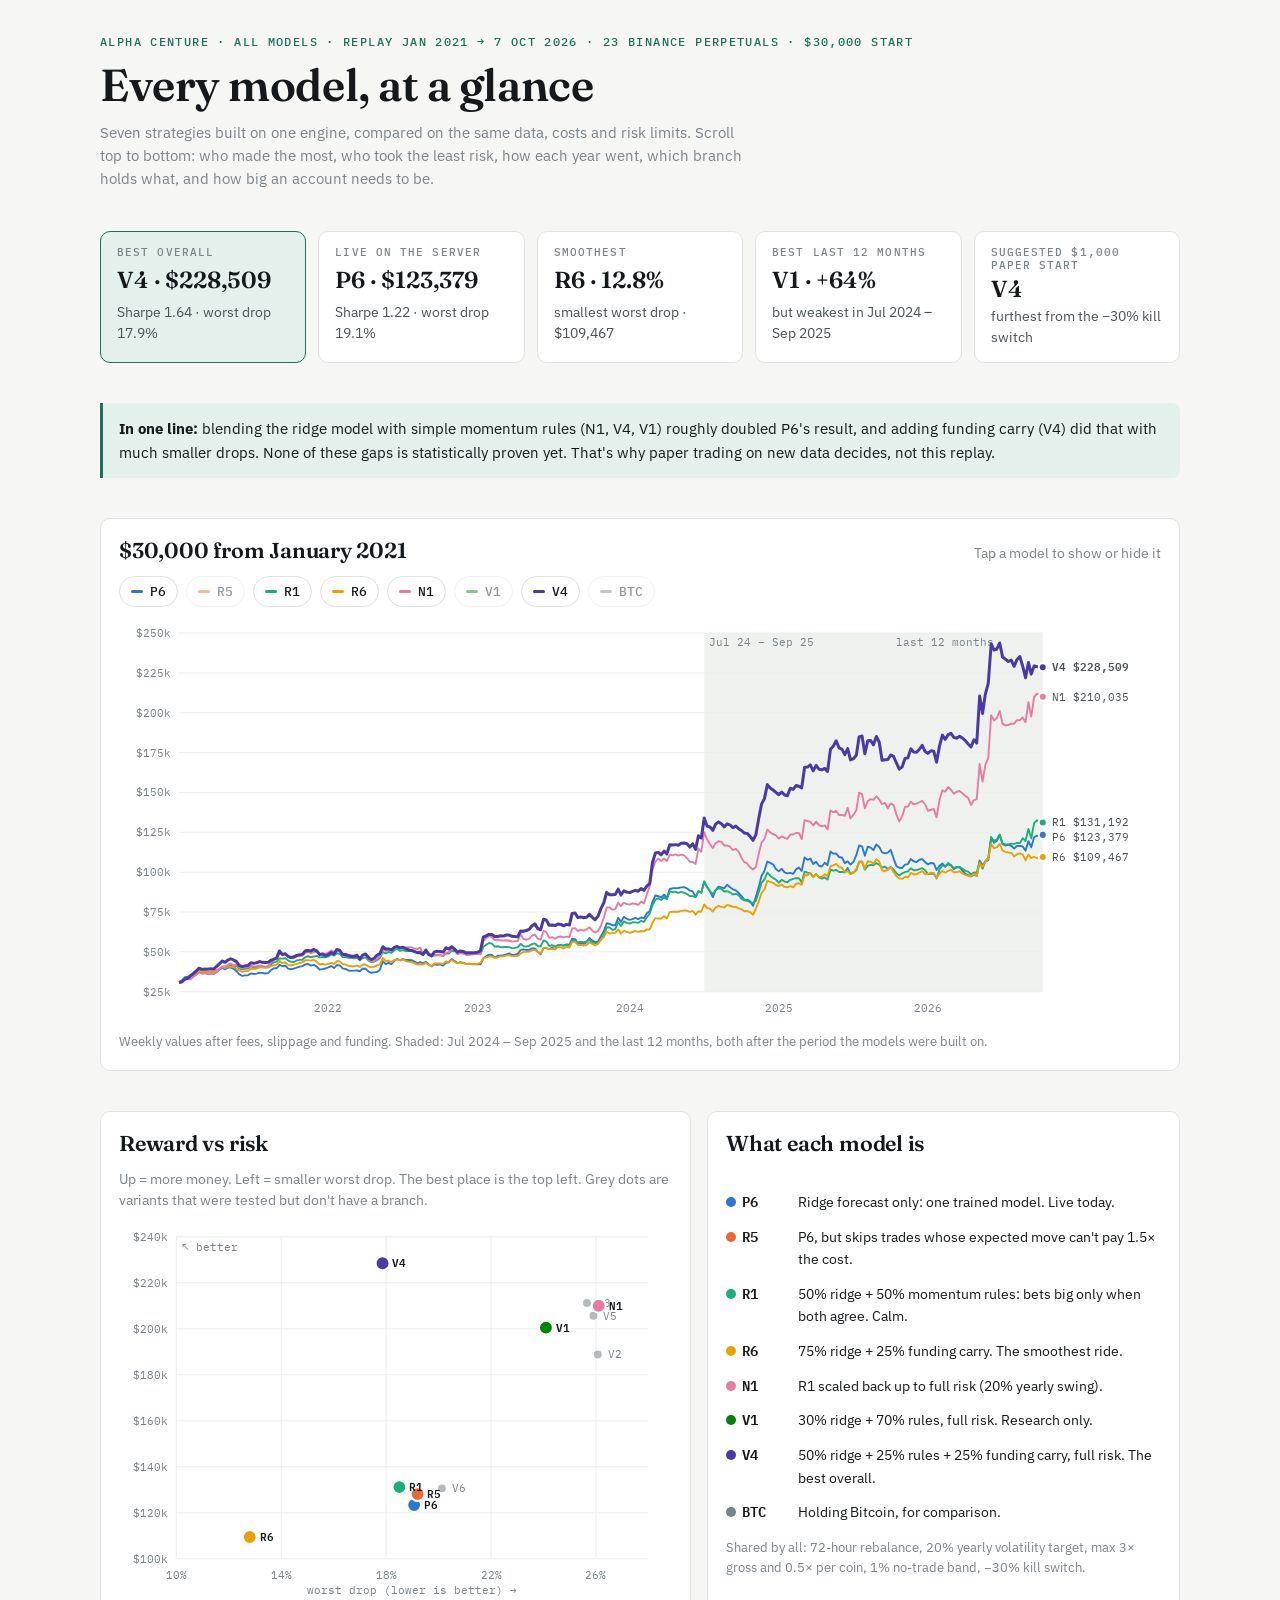
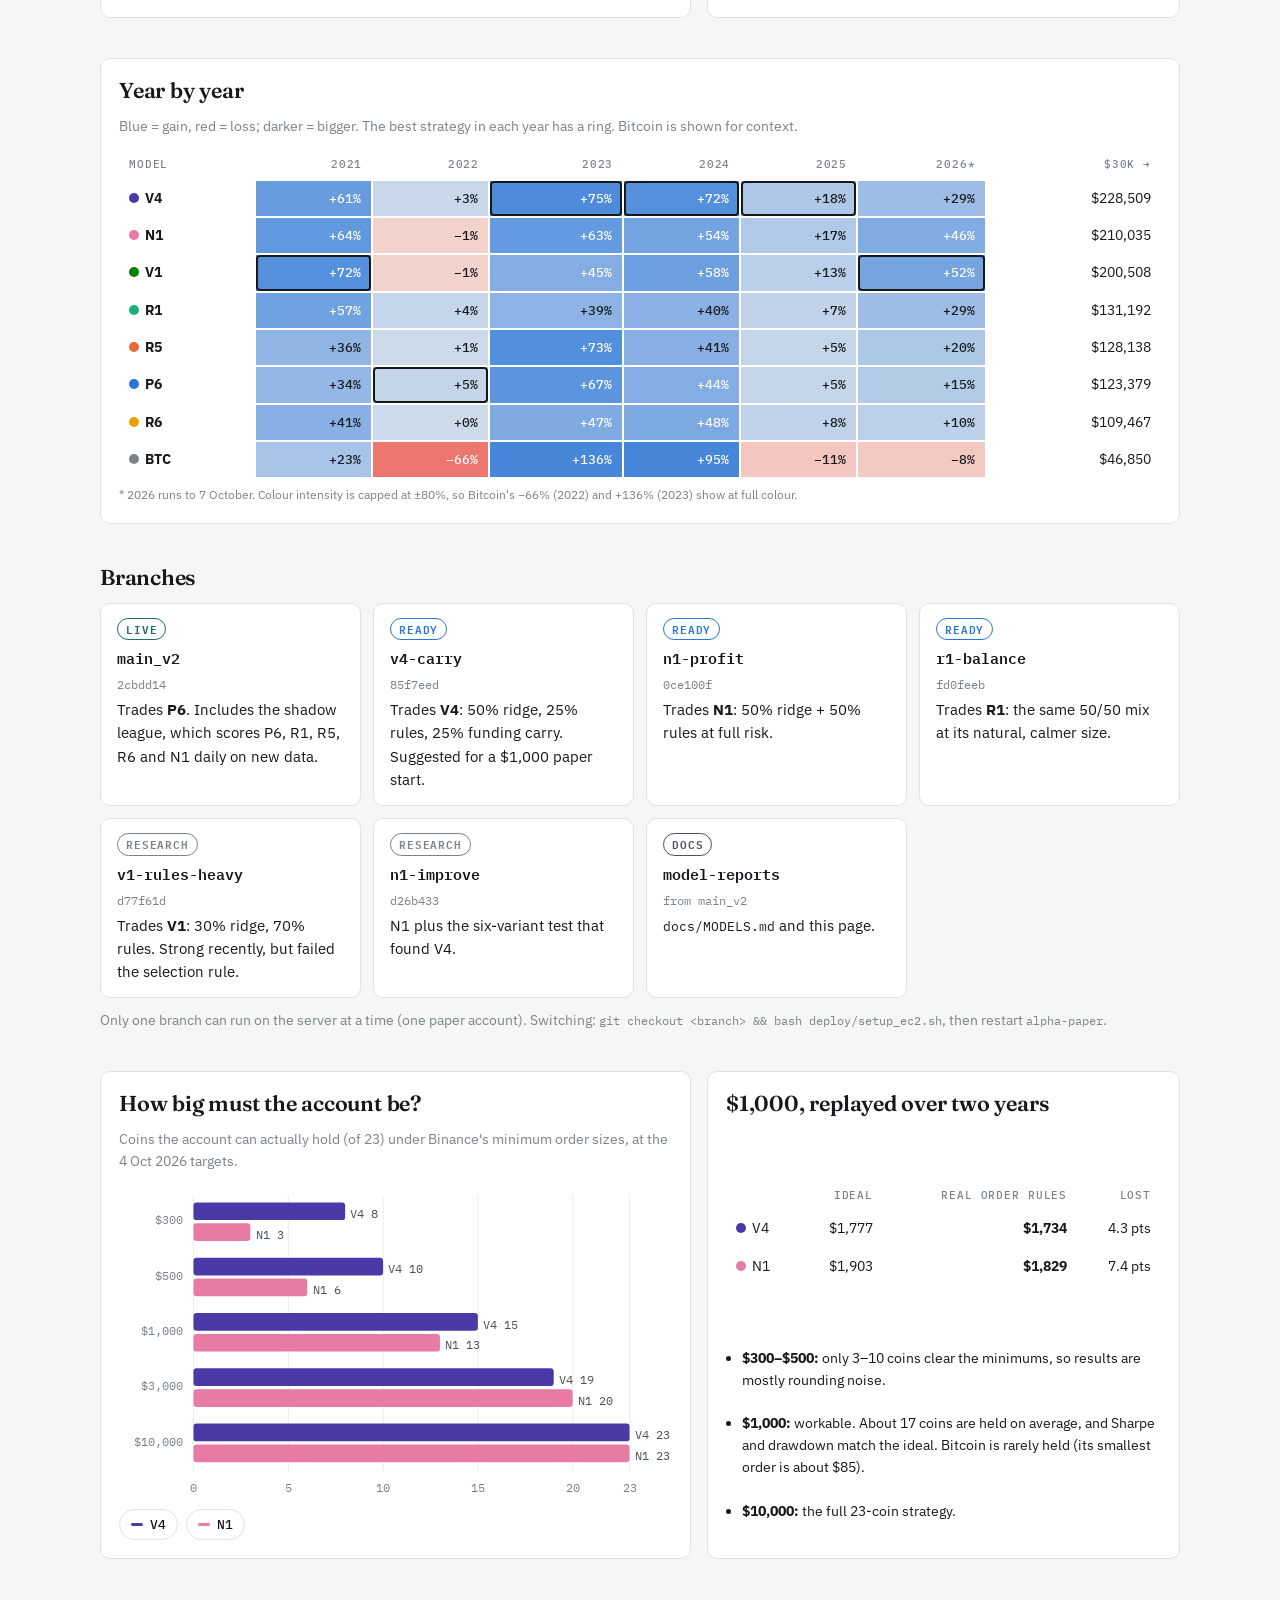
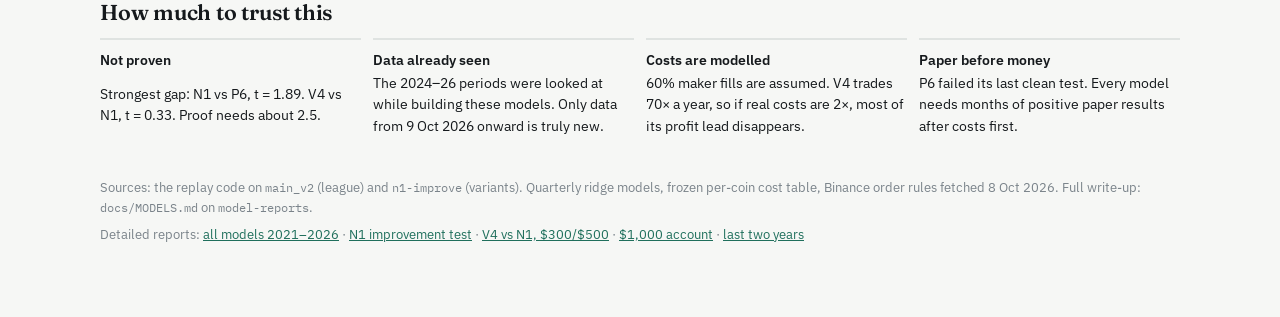
<file: docs/models_overview.html>
<!doctype html>
<html lang="en">
<head>
<meta charset="utf-8">
<meta name="viewport" content="width=device-width, initial-scale=1, viewport-fit=cover">
<title>Alpha Centure Models</title>
<link rel="preconnect" href="https://fonts.googleapis.com">
<link rel="stylesheet" href="https://fonts.googleapis.com/css2?family=IBM+Plex+Sans:wght@400;500;600&family=IBM+Plex+Mono:wght@400;500&family=Fraunces:opsz,wght@9..144,600&display=swap">
<style>
/* Layout: one overview canvas. Verdict strip -> growth chart -> risk/reward map + guide -> year heatmap -> branches -> account size -> trust. */
:root{
  --bg:#f6f7f5; --surface:#ffffff; --ink:#15191c; --ink-2:#4a5258; --muted:#7a838a; --rule:#dfe3e1; --grid:#ebeeec;
  --accent:#1f6f5c; --accent-soft:#e3f0eb; --good:#1d7a3e; --bad:#b4332b;
  --s1:#2a78d6; --s2:#eb6834; --s3:#1baf7a; --s4:#eda100; --s5:#e87ba4; --s6:#008300; --s7:#4a3aa7;
  --pos:#2a78d6; --neg:#e34948; --mid:#f0efec;
  --display:"Fraunces", Georgia, serif; --body:"IBM Plex Sans", system-ui, sans-serif; --mono:"IBM Plex Mono", ui-monospace, monospace;
}
@media (prefers-color-scheme: dark){:root:not([data-theme="light"]){
  --bg:#121615; --surface:#191e1d; --ink:#eef1ef; --ink-2:#b9c1bd; --muted:#8a948f; --rule:#2c3331; --grid:#232a28;
  --accent:#5fbf9f; --accent-soft:#1d2d28; --good:#5cc27f; --bad:#ef7a70;
  --s1:#3987e5; --s2:#d95926; --s3:#199e70; --s4:#c98500; --s5:#d55181; --s6:#008300; --s7:#9085e9;
  --pos:#3987e5; --neg:#e66767; --mid:#383835; color-scheme:dark}}
:root[data-theme="dark"]{
  --bg:#121615; --surface:#191e1d; --ink:#eef1ef; --ink-2:#b9c1bd; --muted:#8a948f; --rule:#2c3331; --grid:#232a28;
  --accent:#5fbf9f; --accent-soft:#1d2d28; --good:#5cc27f; --bad:#ef7a70;
  --s1:#3987e5; --s2:#d95926; --s3:#199e70; --s4:#c98500; --s5:#d55181; --s6:#008300; --s7:#9085e9;
  --pos:#3987e5; --neg:#e66767; --mid:#383835; color-scheme:dark}
*{box-sizing:border-box}
body{background:var(--bg);color:var(--ink);font:15px/1.55 var(--body);margin:0}
.wrap{max-width:1120px;margin:0 auto;padding-inline:20px;padding-block:36px 72px;display:grid;gap:40px}
h1,h2{font-family:var(--display);font-weight:600;letter-spacing:-.01em;text-wrap:balance;margin:0}
h1{font-size:clamp(1.9rem,4.5vw,2.8rem);line-height:1.1} h2{font-size:1.35rem;line-height:1.25}
p{margin:0} .col{max-width:72ch} .muted{color:var(--muted)} .mono{font-family:var(--mono);font-size:.88em}
.eyebrow{font:500 .72rem/1 var(--mono);text-transform:uppercase;letter-spacing:.12em;color:var(--accent)}
.stack{display:grid;gap:12px}
.panel{background:var(--surface);border:1px solid var(--rule);border-radius:10px;padding:18px;display:grid;gap:12px;min-width:0}
.tiles{display:grid;grid-template-columns:repeat(auto-fit,minmax(200px,1fr));gap:12px}
.tile{background:var(--surface);border:1px solid var(--rule);border-radius:10px;padding:14px 16px;display:grid;gap:4px}
.tile b{font:500 .68rem/1.2 var(--mono);text-transform:uppercase;letter-spacing:.1em;color:var(--muted)}
.tile .big{font:600 1.45rem/1.15 var(--display);font-variant-numeric:tabular-nums}
.tile .sub{font-size:.85rem;color:var(--ink-2)}
.tile.hero{border-color:var(--accent);background:var(--accent-soft)}
.verdict{border-left:3px solid var(--accent);background:var(--accent-soft);padding:14px 16px;border-radius:0 8px 8px 0}
.chips{display:flex;flex-wrap:wrap;gap:8px}
.chip{display:inline-flex;align-items:center;gap:7px;font:500 .8rem var(--mono);border:1px solid var(--rule);background:var(--surface);color:var(--ink);border-radius:999px;padding:6px 11px;cursor:pointer}
.chip i{width:12px;height:3px;border-radius:2px;display:inline-block}
.chip[aria-pressed="false"]{opacity:.45}
.chip:focus-visible,.seg button:focus-visible{outline:2px solid var(--accent);outline-offset:2px}
.chart{position:relative;width:100%} .chart svg{display:block;width:100%;height:auto;overflow:visible}
.chart text{fill:var(--muted);font:11px var(--mono)}
.tip{position:absolute;pointer-events:none;background:var(--surface);border:1px solid var(--rule);border-radius:8px;padding:8px 10px;font:12px/1.5 var(--mono);box-shadow:0 6px 18px rgba(0,0,0,.12);min-width:180px;z-index:2}
.tip .row{display:flex;justify-content:space-between;gap:14px} .tip i{display:inline-block;width:8px;height:8px;border-radius:50%;margin-right:6px}
.two{display:grid;grid-template-columns:minmax(0,1.25fr) minmax(0,1fr);gap:16px}
@media (max-width:860px){.two{grid-template-columns:1fr}}
.guide{display:grid;gap:8px;font-size:.9rem}
.guide div{display:grid;grid-template-columns:62px 1fr;gap:10px;align-items:baseline}
.guide b{font:600 .85rem var(--mono)}
.sw{display:inline-block;width:10px;height:10px;border-radius:50%;margin-right:6px;vertical-align:0}
.tbl{overflow-x:auto} table{border-collapse:collapse;width:100%;font-variant-numeric:tabular-nums;font-size:.86rem}
th,td{padding:8px 10px;text-align:right;white-space:nowrap} th{font:500 .68rem var(--mono);text-transform:uppercase;letter-spacing:.08em;color:var(--muted)}
td:first-child,th:first-child{text-align:left}
.heat td.c{border:2px solid var(--surface);border-radius:4px;font:500 .82rem var(--mono)}
.branches{display:grid;grid-template-columns:repeat(auto-fit,minmax(240px,1fr));gap:12px}
.br{background:var(--surface);border:1px solid var(--rule);border-radius:10px;padding:14px 16px;display:grid;gap:6px;align-content:start}
.br .nm{font:600 .95rem var(--mono)} .br .cm{font:400 .75rem var(--mono);color:var(--muted)}
.pill{justify-self:start;font:600 .66rem/1 var(--mono);letter-spacing:.08em;text-transform:uppercase;padding:5px 8px;border-radius:999px;border:1px solid currentColor}
.pill.live{color:var(--accent)} .pill.ready{color:var(--s1)} .pill.research{color:var(--muted)} .pill.docs{color:var(--ink-2)}
.trust{display:grid;grid-template-columns:repeat(auto-fit,minmax(230px,1fr));gap:12px}
.trust div{border-top:2px solid var(--rule);padding-top:10px;display:grid;gap:4px;font-size:.88rem}
.trust b{font:600 .9rem var(--body)}
.foot{font-size:.82rem;color:var(--muted);display:grid;gap:6px}
.foot a{color:var(--accent)}
@media (prefers-reduced-motion:no-preference){.chart path.ln{transition:opacity .2s}}
</style>
</head>
<body>
<main class="wrap">
<header class="stack">
  <div class="eyebrow">Alpha Centure · all models · replay Jan 2021 → 7 Oct 2026 · 23 Binance perpetuals · $30,000 start</div>
  <h1>Every model, at a glance</h1>
  <p class="lede col muted">Seven strategies built on one engine, compared on the same data, costs and risk limits. Scroll top to bottom: who made the most, who took the least risk, how each year went, which branch holds what, and how big an account needs to be.</p>
</header>

<section class="tiles" aria-label="Headline numbers">
  <div class="tile hero"><b>Best overall</b><span class="big">V4 · $228,509</span><span class="sub">Sharpe 1.64 · worst drop 17.9%</span></div>
  <div class="tile"><b>Live on the server</b><span class="big">P6 · $123,379</span><span class="sub">Sharpe 1.22 · worst drop 19.1%</span></div>
  <div class="tile"><b>Smoothest</b><span class="big">R6 · 12.8%</span><span class="sub">smallest worst drop · $109,467</span></div>
  <div class="tile"><b>Best last 12 months</b><span class="big">V1 · +64%</span><span class="sub">but weakest in Jul 2024 – Sep 2025</span></div>
  <div class="tile"><b>Suggested $1,000 paper start</b><span class="big">V4</span><span class="sub">furthest from the −30% kill switch</span></div>
</section>

<div class="verdict col" style="max-width:none"><p><strong>In one line:</strong> blending the ridge model with simple momentum rules (N1, V4, V1) roughly doubled P6's result, and adding funding carry (V4) did that with much smaller drops. None of these gaps is statistically proven yet. That's why paper trading on new data decides, not this replay.</p></div>

<section class="panel" aria-labelledby="g-h">
  <div style="display:flex;flex-wrap:wrap;justify-content:space-between;gap:10px;align-items:baseline">
    <h2 id="g-h">$30,000 from January 2021</h2>
    <span class="muted" style="font-size:.85rem">Tap a model to show or hide it</span>
  </div>
  <div class="chips" id="chips"></div>
  <div class="chart" id="growth"></div>
  <p class="muted" style="font-size:.82rem">Weekly values after fees, slippage and funding. Shaded: Jul 2024 – Sep 2025 and the last 12 months, both after the period the models were built on.</p>
</section>

<div class="two">
  <section class="panel" aria-labelledby="s-h">
    <h2 id="s-h">Reward vs risk</h2>
    <p class="muted" style="font-size:.85rem">Up = more money. Left = smaller worst drop. The best place is the top left. Grey dots are variants that were tested but don't have a branch.</p>
    <div class="chart" id="scatter"></div>
  </section>
  <section class="panel" aria-labelledby="m-h">
    <h2 id="m-h">What each model is</h2>
    <div class="guide" id="guide"></div>
    <p class="muted" style="font-size:.82rem">Shared by all: 72-hour rebalance, 20% yearly volatility target, max 3× gross and 0.5× per coin, 1% no-trade band, −30% kill switch.</p>
  </section>
</div>

<section class="panel" aria-labelledby="h-h">
  <h2 id="h-h">Year by year</h2>
  <p class="muted" style="font-size:.85rem">Blue = gain, red = loss; darker = bigger. The best strategy in each year has a ring. Bitcoin is shown for context.</p>
  <div class="tbl"><table class="heat" id="heat"></table></div>
</section>

<section class="stack" aria-labelledby="b-h">
  <h2 id="b-h">Branches</h2>
  <div class="branches">
    <div class="br"><span class="pill live">Live</span><span class="nm">main_v2</span><span class="cm">2cbdd14</span><span>Trades <strong>P6</strong>. Includes the shadow league, which scores P6, R1, R5, R6 and N1 daily on new data.</span></div>
    <div class="br"><span class="pill ready">Ready</span><span class="nm">v4-carry</span><span class="cm">85f7eed</span><span>Trades <strong>V4</strong>: 50% ridge, 25% rules, 25% funding carry. Suggested for a $1,000 paper start.</span></div>
    <div class="br"><span class="pill ready">Ready</span><span class="nm">n1-profit</span><span class="cm">0ce100f</span><span>Trades <strong>N1</strong>: 50% ridge + 50% rules at full risk.</span></div>
    <div class="br"><span class="pill ready">Ready</span><span class="nm">r1-balance</span><span class="cm">fd0feeb</span><span>Trades <strong>R1</strong>: the same 50/50 mix at its natural, calmer size.</span></div>
    <div class="br"><span class="pill research">Research</span><span class="nm">v1-rules-heavy</span><span class="cm">d77f61d</span><span>Trades <strong>V1</strong>: 30% ridge, 70% rules. Strong recently, but failed the selection rule.</span></div>
    <div class="br"><span class="pill research">Research</span><span class="nm">n1-improve</span><span class="cm">d26b433</span><span>N1 plus the six-variant test that found V4.</span></div>
    <div class="br"><span class="pill docs">Docs</span><span class="nm">model-reports</span><span class="cm">from main_v2</span><span><span class="mono">docs/MODELS.md</span> and this page.</span></div>
  </div>
  <p class="muted" style="font-size:.85rem">Only one branch can run on the server at a time (one paper account). Switching: <span class="mono">git checkout &lt;branch&gt; &amp;&amp; bash deploy/setup_ec2.sh</span>, then restart <span class="mono">alpha-paper</span>.</p>
</section>

<div class="two">
  <section class="panel" aria-labelledby="a-h">
    <h2 id="a-h">How big must the account be?</h2>
    <p class="muted" style="font-size:.85rem">Coins the account can actually hold (of 23) under Binance's minimum order sizes, at the 4 Oct 2026 targets.</p>
    <div class="chart" id="acct"></div>
  </section>
  <section class="panel" aria-labelledby="k-h">
    <h2 id="k-h">$1,000, replayed over two years</h2>
    <div class="tbl"><table>
      <thead><tr><th></th><th>Ideal</th><th>Real order rules</th><th>Lost</th></tr></thead>
      <tbody>
        <tr><td><span class="sw" style="background:var(--s7)"></span>V4</td><td>$1,777</td><td><strong>$1,734</strong></td><td>4.3 pts</td></tr>
        <tr><td><span class="sw" style="background:var(--s5)"></span>N1</td><td>$1,903</td><td><strong>$1,829</strong></td><td>7.4 pts</td></tr>
      </tbody>
    </table></div>
    <ul style="margin:0;padding-left:1.1em;display:grid;gap:5px;font-size:.88rem">
      <li><strong>$300–$500:</strong> only 3–10 coins clear the minimums, so results are mostly rounding noise.</li>
      <li><strong>$1,000:</strong> workable. About 17 coins are held on average, and Sharpe and drawdown match the ideal. Bitcoin is rarely held (its smallest order is about $85).</li>
      <li><strong>$10,000:</strong> the full 23-coin strategy.</li>
    </ul>
  </section>
</div>

<section class="stack" aria-labelledby="t-h">
  <h2 id="t-h">How much to trust this</h2>
  <div class="trust">
    <div><b>Not proven</b><span>Strongest gap: N1 vs P6, t = 1.89. V4 vs N1, t = 0.33. Proof needs about 2.5.</span></div>
    <div><b>Data already seen</b><span>The 2024–26 periods were looked at while building these models. Only data from 9 Oct 2026 onward is truly new.</span></div>
    <div><b>Costs are modelled</b><span>60% maker fills are assumed. V4 trades 70× a year, so if real costs are 2×, most of its profit lead disappears.</span></div>
    <div><b>Paper before money</b><span>P6 failed its last clean test. Every model needs months of positive paper results after costs first.</span></div>
  </div>
</section>

<footer class="foot">
  <span>Sources: the replay code on <span class="mono">main_v2</span> (league) and <span class="mono">n1-improve</span> (variants). Quarterly ridge models, frozen per-coin cost table, Binance order rules fetched 8 Oct 2026. Full write-up: <span class="mono">docs/MODELS.md</span> on <span class="mono">model-reports</span>.</span>
  <span>Detailed reports: <a href="https://claude.ai/artifact/FexonkJGmhKW1U77ckLV8L">all models 2021–2026</a> · <a href="https://claude.ai/artifact/HdU2JLXNZYFoc2cUSSfUFm">N1 improvement test</a> · <a href="https://claude.ai/artifact/Ndk2nfSWVQKdiJVbh1jDEG">V4 vs N1, $300/$500</a> · <a href="https://claude.ai/artifact/3gSD7EZP8sTJEG3XdcksfJ">$1,000 account</a> · <a href="https://claude.ai/artifact/S3Eo4Q11BZthdAvaeCE8w5">last two years</a></span>
</footer>
</main>
<script>
const D = {"dates": ["2021-01-03", "2021-01-10", "2021-01-17", "2021-01-24", "2021-01-31", "2021-02-07", "2021-02-14", "2021-02-21", "2021-02-28", "2021-03-07", "2021-03-14", "2021-03-21", "2021-03-28", "2021-04-04", "2021-04-11", "2021-04-18", "2021-04-25", "2021-05-02", "2021-05-09", "2021-05-16", "2021-05-23", "2021-05-30", "2021-06-06", "2021-06-13", "2021-06-20", "2021-06-27", "2021-07-04", "2021-07-11", "2021-07-18", "2021-07-25", "2021-08-01", "2021-08-08", "2021-08-15", "2021-08-22", "2021-08-29", "2021-09-05", "2021-09-12", "2021-09-19", "2021-09-26", "2021-10-03", "2021-10-10", "2021-10-17", "2021-10-24", "2021-10-31", "2021-11-07", "2021-11-14", "2021-11-21", "2021-11-28", "2021-12-05", "2021-12-12", "2021-12-19", "2021-12-26", "2022-01-02", "2022-01-09", "2022-01-16", "2022-01-23", "2022-01-30", "2022-02-06", "2022-02-13", "2022-02-20", "2022-02-27", "2022-03-06", "2022-03-13", "2022-03-20", "2022-03-27", "2022-04-03", "2022-04-10", "2022-04-17", "2022-04-24", "2022-05-01", "2022-05-08", "2022-05-15", "2022-05-22", "2022-05-29", "2022-06-05", "2022-06-12", "2022-06-19", "2022-06-26", "2022-07-03", "2022-07-10", "2022-07-17", "2022-07-24", "2022-07-31", "2022-08-07", "2022-08-14", "2022-08-21", "2022-08-28", "2022-09-04", "2022-09-11", "2022-09-18", "2022-09-25", "2022-10-02", "2022-10-09", "2022-10-16", "2022-10-23", "2022-10-30", "2022-11-06", "2022-11-13", "2022-11-20", "2022-11-27", "2022-12-04", "2022-12-11", "2022-12-18", "2022-12-25", "2023-01-01", "2023-01-08", "2023-01-15", "2023-01-22", "2023-01-29", "2023-02-05", "2023-02-12", "2023-02-19", "2023-02-26", "2023-03-05", "2023-03-12", "2023-03-19", "2023-03-26", "2023-04-02", "2023-04-09", "2023-04-16", "2023-04-23", "2023-04-30", "2023-05-07", "2023-05-14", "2023-05-21", "2023-05-28", "2023-06-04", "2023-06-11", "2023-06-18", "2023-06-25", "2023-07-02", "2023-07-09", "2023-07-16", "2023-07-23", "2023-07-30", "2023-08-06", "2023-08-13", "2023-08-20", "2023-08-27", "2023-09-03", "2023-09-10", "2023-09-17", "2023-09-24", "2023-10-01", "2023-10-08", "2023-10-15", "2023-10-22", "2023-10-29", "2023-11-05", "2023-11-12", "2023-11-19", "2023-11-26", "2023-12-03", "2023-12-10", "2023-12-17", "2023-12-24", "2023-12-31", "2024-01-07", "2024-01-14", "2024-01-21", "2024-01-28", "2024-02-04", "2024-02-11", "2024-02-18", "2024-02-25", "2024-03-03", "2024-03-10", "2024-03-17", "2024-03-24", "2024-03-31", "2024-04-07", "2024-04-14", "2024-04-21", "2024-04-28", "2024-05-05", "2024-05-12", "2024-05-19", "2024-05-26", "2024-06-02", "2024-06-09", "2024-06-16", "2024-06-23", "2024-06-30", "2024-07-07", "2024-07-14", "2024-07-21", "2024-07-28", "2024-08-04", "2024-08-11", "2024-08-18", "2024-08-25", "2024-09-01", "2024-09-08", "2024-09-15", "2024-09-22", "2024-09-29", "2024-10-06", "2024-10-13", "2024-10-20", "2024-10-27", "2024-11-03", "2024-11-10", "2024-11-17", "2024-11-24", "2024-12-01", "2024-12-08", "2024-12-15", "2024-12-22", "2024-12-29", "2025-01-05", "2025-01-12", "2025-01-19", "2025-01-26", "2025-02-02", "2025-02-09", "2025-02-16", "2025-02-23", "2025-03-02", "2025-03-09", "2025-03-16", "2025-03-23", "2025-03-30", "2025-04-06", "2025-04-13", "2025-04-20", "2025-04-27", "2025-05-04", "2025-05-11", "2025-05-18", "2025-05-25", "2025-06-01", "2025-06-08", "2025-06-15", "2025-06-22", "2025-06-29", "2025-07-06", "2025-07-13", "2025-07-20", "2025-07-27", "2025-08-03", "2025-08-10", "2025-08-17", "2025-08-24", "2025-08-31", "2025-09-07", "2025-09-14", "2025-09-21", "2025-09-28", "2025-10-05", "2025-10-12", "2025-10-19", "2025-10-26", "2025-11-02", "2025-11-09", "2025-11-16", "2025-11-23", "2025-11-30", "2025-12-07", "2025-12-14", "2025-12-21", "2025-12-28", "2026-01-04", "2026-01-11", "2026-01-18", "2026-01-25", "2026-02-01", "2026-02-08", "2026-02-15", "2026-02-22", "2026-03-01", "2026-03-08", "2026-03-15", "2026-03-22", "2026-03-29", "2026-04-05", "2026-04-12", "2026-04-19", "2026-04-26", "2026-05-03", "2026-05-10", "2026-05-17", "2026-05-24", "2026-05-31", "2026-06-07", "2026-06-14", "2026-06-21", "2026-06-28", "2026-07-05", "2026-07-12", "2026-07-19", "2026-07-26", "2026-08-02", "2026-08-09", "2026-08-16", "2026-08-23", "2026-08-30", "2026-09-06", "2026-09-13", "2026-09-20", "2026-09-27", "2026-10-04", "2026-10-11"], "curves": {"P6": [31058.0, 32216.0, 34031.0, 34353.0, 34902.0, 35310.0, 35914.0, 37572.0, 36481.0, 37174.0, 36109.0, 36751.0, 36243.0, 37252.0, 38583.0, 40006.0, 39043.0, 40257.0, 40150.0, 39416.0, 37888.0, 35842.0, 34960.0, 35234.0, 35301.0, 36505.0, 36149.0, 36351.0, 36887.0, 36811.0, 36417.0, 36627.0, 38439.0, 39690.0, 39715.0, 41834.0, 41085.0, 41300.0, 39502.0, 39105.0, 39424.0, 40141.0, 40712.0, 41007.0, 42171.0, 42327.0, 41430.0, 41826.0, 40629.0, 38815.0, 39219.0, 39604.0, 40224.0, 41089.0, 39821.0, 41742.0, 41540.0, 39648.0, 39259.0, 38303.0, 38085.0, 38172.0, 38322.0, 37796.0, 39490.0, 39389.0, 37639.0, 36851.0, 37099.0, 37385.0, 38852.0, 44096.0, 42269.0, 43064.0, 42350.0, 44270.0, 45544.0, 44734.0, 45484.0, 44924.0, 45004.0, 44773.0, 43923.0, 42972.0, 43472.0, 42890.0, 43734.0, 42295.0, 40971.0, 42190.0, 41894.0, 42159.0, 41420.0, 43130.0, 43408.0, 45577.0, 44183.0, 42921.0, 43545.0, 43100.0, 42471.0, 42555.0, 42190.0, 42220.0, 42130.0, 42129.0, 45833.0, 47179.0, 48239.0, 47990.0, 46491.0, 47559.0, 47687.0, 47928.0, 48352.0, 48990.0, 48068.0, 48277.0, 48600.0, 51107.0, 51558.0, 51231.0, 51261.0, 52125.0, 52199.0, 50168.0, 48483.0, 52403.0, 52384.0, 51776.0, 52713.0, 51664.0, 54075.0, 54213.0, 53893.0, 54733.0, 54506.0, 58244.0, 58009.0, 55314.0, 55686.0, 55022.0, 56074.0, 58745.0, 57055.0, 55912.0, 56548.0, 59770.0, 62686.0, 67949.0, 67628.0, 66715.0, 66680.0, 71317.0, 68798.0, 71962.0, 70725.0, 70039.0, 70535.0, 71297.0, 70527.0, 71595.0, 71159.0, 74231.0, 75460.0, 81527.0, 85339.0, 84877.0, 84137.0, 85831.0, 83950.0, 89399.0, 89850.0, 89923.0, 90062.0, 90396.0, 90608.0, 89802.0, 88422.0, 87933.0, 84448.0, 87960.0, 87349.0, 94070.0, 90763.0, 87950.0, 84421.0, 88633.0, 90925.0, 90346.0, 89989.0, 92077.0, 90479.0, 89253.0, 88540.0, 87051.0, 84977.0, 82544.0, 82754.0, 81777.0, 78883.0, 84459.0, 90612.0, 97648.0, 100697.0, 106620.0, 105748.0, 104859.0, 101937.0, 100484.0, 102095.0, 99895.0, 99245.0, 99547.0, 98905.0, 101748.0, 102892.0, 100720.0, 109160.0, 107772.0, 108543.0, 105047.0, 106596.0, 103996.0, 103538.0, 105874.0, 104360.0, 112895.0, 111599.0, 111704.0, 109498.0, 109204.0, 105658.0, 106784.0, 104779.0, 106446.0, 110677.0, 116778.0, 116167.0, 110263.0, 115948.0, 115406.0, 113883.0, 117303.0, 115797.0, 112412.0, 111802.0, 112223.0, 113963.0, 108529.0, 103788.0, 102768.0, 102649.0, 104696.0, 105077.0, 108258.0, 106800.0, 106329.0, 107782.0, 108231.0, 106275.0, 104873.0, 105736.0, 105462.0, 101373.0, 103978.0, 105464.0, 103282.0, 104966.0, 104328.0, 101948.0, 103015.0, 103076.0, 100896.0, 98999.0, 98116.0, 97277.0, 98549.0, 97602.0, 107337.0, 104251.0, 106623.0, 107534.0, 121825.0, 118393.0, 119643.0, 123222.0, 117552.0, 116702.0, 117110.0, 116537.0, 114899.0, 116384.0, 116521.0, 116077.0, 113516.0, 119419.0, 115715.0, 121894.0, 122948.0, 122717.0, 123379.0], "R5": [31069.0, 32189.0, 33765.0, 34167.0, 34696.0, 34877.0, 35904.0, 37696.0, 36163.0, 36814.0, 35885.0, 36428.0, 35803.0, 36842.0, 38238.0, 39466.0, 38643.0, 39677.0, 39706.0, 39066.0, 37814.0, 35531.0, 34862.0, 35222.0, 35208.0, 36404.0, 36039.0, 36321.0, 36724.0, 36636.0, 36131.0, 36328.0, 38225.0, 39711.0, 39729.0, 41987.0, 41292.0, 41501.0, 39491.0, 39155.0, 39540.0, 40287.0, 40813.0, 41228.0, 42489.0, 42621.0, 41647.0, 42189.0, 41299.0, 39506.0, 39962.0, 40450.0, 40803.0, 41599.0, 40404.0, 42190.0, 42007.0, 40012.0, 39570.0, 38585.0, 37974.0, 38126.0, 38250.0, 37639.0, 39383.0, 39268.0, 37625.0, 36886.0, 37169.0, 37597.0, 39070.0, 44332.0, 42408.0, 43265.0, 42458.0, 44238.0, 45569.0, 44652.0, 45369.0, 44833.0, 44662.0, 44294.0, 43494.0, 42540.0, 43064.0, 41837.0, 42900.0, 41474.0, 40113.0, 41173.0, 40878.0, 41173.0, 40566.0, 42181.0, 42560.0, 44498.0, 43487.0, 41962.0, 42406.0, 41960.0, 41354.0, 41427.0, 41310.0, 41446.0, 41376.0, 41255.0, 44815.0, 46059.0, 46983.0, 46863.0, 45410.0, 46734.0, 46841.0, 46886.0, 47294.0, 47746.0, 47176.0, 47401.0, 47767.0, 50256.0, 50675.0, 50233.0, 50299.0, 51439.0, 51430.0, 49478.0, 47896.0, 52241.0, 52045.0, 51387.0, 52450.0, 51493.0, 53797.0, 54176.0, 53504.0, 54633.0, 54342.0, 58078.0, 57824.0, 55618.0, 56118.0, 55322.0, 56246.0, 58766.0, 56992.0, 55624.0, 56912.0, 60398.0, 63603.0, 68827.0, 68527.0, 68023.0, 67569.0, 72270.0, 69586.0, 73216.0, 71958.0, 71886.0, 72203.0, 73239.0, 72340.0, 73368.0, 72654.0, 76086.0, 77493.0, 83830.0, 87197.0, 86623.0, 85804.0, 87694.0, 85327.0, 88936.0, 89478.0, 89348.0, 89875.0, 90292.0, 90192.0, 89547.0, 88177.0, 87781.0, 84619.0, 87609.0, 86800.0, 94521.0, 90936.0, 87942.0, 84798.0, 88967.0, 91613.0, 91071.0, 90296.0, 92420.0, 90986.0, 89508.0, 88768.0, 87299.0, 85190.0, 82638.0, 82458.0, 81551.0, 78104.0, 84424.0, 90900.0, 97334.0, 99968.0, 105870.0, 104848.0, 103804.0, 101408.0, 99837.0, 101736.0, 98202.0, 97418.0, 96539.0, 95771.0, 98706.0, 99761.0, 96911.0, 105814.0, 104518.0, 105098.0, 102189.0, 102902.0, 100354.0, 99959.0, 102425.0, 100651.0, 108924.0, 107648.0, 107706.0, 105619.0, 105422.0, 103188.0, 104381.0, 102218.0, 103698.0, 108702.0, 116303.0, 116058.0, 109672.0, 116088.0, 116090.0, 114649.0, 118124.0, 116604.0, 112957.0, 112323.0, 113389.0, 114370.0, 108626.0, 104229.0, 103401.0, 103091.0, 104194.0, 104543.0, 107532.0, 106236.0, 105972.0, 107520.0, 107903.0, 105922.0, 104161.0, 104758.0, 105116.0, 100880.0, 103555.0, 106577.0, 104778.0, 106259.0, 105783.0, 103259.0, 104372.0, 104717.0, 102088.0, 100462.0, 99788.0, 100237.0, 101545.0, 100572.0, 111802.0, 107757.0, 110339.0, 112212.0, 126547.0, 123170.0, 124208.0, 127968.0, 121548.0, 120832.0, 121655.0, 122153.0, 121082.0, 122523.0, 121482.0, 120585.0, 117970.0, 123981.0, 119963.0, 126110.0, 127172.0, 127205.0, 128138.0], "R1": [31069.0, 31557.0, 32914.0, 33464.0, 34144.0, 35618.0, 36925.0, 38511.0, 37659.0, 37753.0, 37303.0, 37468.0, 37048.0, 38215.0, 39282.0, 40418.0, 40449.0, 41166.0, 41570.0, 40482.0, 41393.0, 39576.0, 39044.0, 39415.0, 39594.0, 40898.0, 40290.0, 40495.0, 40920.0, 40639.0, 40076.0, 40384.0, 42062.0, 43384.0, 43911.0, 45911.0, 45730.0, 45998.0, 44527.0, 43745.0, 43669.0, 44678.0, 44971.0, 45053.0, 46770.0, 47252.0, 46634.0, 47101.0, 47487.0, 46536.0, 46737.0, 46585.0, 47104.0, 48430.0, 47629.0, 49154.0, 48727.0, 46661.0, 46694.0, 46299.0, 46092.0, 46017.0, 46248.0, 44697.0, 46097.0, 46585.0, 44429.0, 43633.0, 43780.0, 44781.0, 46293.0, 49817.0, 48991.0, 49922.0, 49470.0, 51015.0, 51744.0, 50597.0, 51099.0, 50377.0, 50616.0, 50547.0, 49973.0, 49796.0, 50335.0, 48443.0, 49586.0, 48294.0, 47213.0, 47742.0, 47839.0, 47880.0, 47306.0, 48904.0, 48918.0, 50698.0, 50424.0, 48788.0, 49502.0, 49145.0, 48305.0, 48382.0, 48443.0, 48675.0, 48877.0, 48512.0, 53054.0, 54431.0, 55529.0, 55192.0, 53307.0, 53559.0, 52983.0, 52874.0, 53080.0, 52959.0, 52357.0, 52512.0, 52794.0, 55027.0, 53579.0, 53336.0, 53761.0, 54849.0, 55309.0, 53683.0, 53291.0, 57186.0, 56516.0, 53727.0, 54169.0, 53305.0, 54110.0, 54359.0, 53894.0, 54264.0, 53946.0, 56871.0, 57004.0, 55739.0, 56379.0, 55941.0, 56488.0, 57430.0, 55949.0, 55109.0, 55789.0, 57509.0, 60613.0, 65265.0, 65343.0, 63897.0, 64241.0, 68754.0, 66269.0, 69109.0, 68167.0, 67766.0, 68556.0, 68494.0, 68150.0, 69481.0, 68721.0, 71631.0, 74116.0, 79377.0, 82685.0, 83511.0, 82486.0, 84262.0, 82958.0, 87866.0, 87448.0, 87770.0, 86990.0, 87650.0, 87068.0, 86280.0, 84938.0, 84953.0, 84307.0, 88016.0, 87106.0, 94258.0, 90671.0, 88133.0, 86066.0, 88833.0, 89816.0, 89579.0, 87819.0, 88044.0, 87341.0, 85973.0, 86313.0, 85499.0, 83353.0, 82324.0, 82038.0, 81137.0, 80473.0, 82019.0, 87394.0, 93300.0, 95372.0, 99712.0, 97810.0, 96372.0, 95235.0, 93390.0, 95213.0, 94050.0, 93587.0, 95233.0, 95751.0, 96256.0, 96234.0, 93712.0, 100268.0, 99653.0, 99248.0, 97006.0, 98838.0, 96721.0, 96043.0, 96691.0, 95363.0, 101519.0, 100911.0, 101363.0, 100120.0, 100152.0, 99777.0, 102748.0, 98775.0, 100014.0, 101079.0, 106545.0, 106653.0, 101617.0, 103865.0, 104572.0, 104396.0, 105710.0, 104575.0, 102940.0, 103463.0, 102082.0, 103235.0, 101618.0, 99380.0, 97921.0, 99263.0, 100041.0, 100456.0, 102439.0, 101262.0, 101313.0, 101884.0, 102499.0, 101160.0, 98673.0, 98999.0, 99163.0, 96113.0, 101587.0, 104377.0, 103571.0, 105684.0, 104331.0, 102475.0, 103276.0, 103327.0, 102182.0, 100807.0, 100345.0, 98514.0, 99765.0, 99800.0, 106424.0, 102247.0, 106871.0, 108946.0, 121934.0, 119610.0, 120481.0, 123597.0, 117930.0, 117383.0, 117337.0, 117854.0, 117780.0, 118410.0, 118234.0, 121276.0, 119497.0, 127056.0, 121136.0, 130759.0, 132549.0, 131756.0, 131192.0], "R6": [30605.0, 31511.0, 33248.0, 33558.0, 34867.0, 35792.0, 36868.0, 38088.0, 37266.0, 37611.0, 37109.0, 37589.0, 37389.0, 38500.0, 39375.0, 40525.0, 39769.0, 40655.0, 40668.0, 40572.0, 39460.0, 38176.0, 37495.0, 37834.0, 37948.0, 39589.0, 39200.0, 39560.0, 40327.0, 40060.0, 40104.0, 40092.0, 41047.0, 41625.0, 41885.0, 44207.0, 42934.0, 43358.0, 41816.0, 41482.0, 41965.0, 42490.0, 43021.0, 43442.0, 44748.0, 44828.0, 44507.0, 45020.0, 43741.0, 42065.0, 42410.0, 41987.0, 42467.0, 43035.0, 42301.0, 44214.0, 43969.0, 42431.0, 41990.0, 41274.0, 40973.0, 41029.0, 41335.0, 40533.0, 42069.0, 42115.0, 40855.0, 40249.0, 40783.0, 41565.0, 42146.0, 46178.0, 44266.0, 44434.0, 43510.0, 44807.0, 45471.0, 44710.0, 45247.0, 44322.0, 43836.0, 43560.0, 42910.0, 42043.0, 42179.0, 42041.0, 43097.0, 41812.0, 41076.0, 42641.0, 42679.0, 42745.0, 42387.0, 44000.0, 43719.0, 44918.0, 43699.0, 42805.0, 43317.0, 43133.0, 42473.0, 42616.0, 42386.0, 42333.0, 42399.0, 43070.0, 46023.0, 46505.0, 47045.0, 47002.0, 46247.0, 46466.0, 47171.0, 47232.0, 47652.0, 48017.0, 47331.0, 47313.0, 47422.0, 48950.0, 49862.0, 50018.0, 50184.0, 50979.0, 51315.0, 49831.0, 48928.0, 52508.0, 52532.0, 51602.0, 51964.0, 51569.0, 53030.0, 52802.0, 52153.0, 53046.0, 52699.0, 56354.0, 56265.0, 54212.0, 54409.0, 53948.0, 54302.0, 55938.0, 55022.0, 54062.0, 55008.0, 57593.0, 59245.0, 62593.0, 61526.0, 61779.0, 61815.0, 64080.0, 61361.0, 63278.0, 62513.0, 61961.0, 62486.0, 63106.0, 62602.0, 63112.0, 62807.0, 64063.0, 63999.0, 68310.0, 71219.0, 70878.0, 70768.0, 72312.0, 71006.0, 74877.0, 75223.0, 75167.0, 75138.0, 75738.0, 75986.0, 75883.0, 75122.0, 75639.0, 73307.0, 75446.0, 75175.0, 79806.0, 77513.0, 77041.0, 75303.0, 77779.0, 78862.0, 78190.0, 77740.0, 79460.0, 78928.0, 78290.0, 78154.0, 77265.0, 76648.0, 75486.0, 75598.0, 74986.0, 73272.0, 77028.0, 81485.0, 86913.0, 89101.0, 94635.0, 93912.0, 93314.0, 91956.0, 91312.0, 92312.0, 90755.0, 90403.0, 91166.0, 90513.0, 92665.0, 92994.0, 92141.0, 98243.0, 98085.0, 99459.0, 96825.0, 98570.0, 97012.0, 97046.0, 98679.0, 97745.0, 103591.0, 104256.0, 105215.0, 103250.0, 102769.0, 100072.0, 100493.0, 98898.0, 99564.0, 102035.0, 106260.0, 106708.0, 102180.0, 106811.0, 106539.0, 105241.0, 108166.0, 106636.0, 101106.0, 100578.0, 101535.0, 102992.0, 100049.0, 97432.0, 96035.0, 95779.0, 97169.0, 96676.0, 99455.0, 98707.0, 98656.0, 99738.0, 100602.0, 98707.0, 98830.0, 99743.0, 99430.0, 96499.0, 98940.0, 100755.0, 99635.0, 100878.0, 101542.0, 99926.0, 99935.0, 100585.0, 99223.0, 98366.0, 97568.0, 97665.0, 98865.0, 97740.0, 105651.0, 103423.0, 106522.0, 108516.0, 117465.0, 115151.0, 115489.0, 117727.0, 113471.0, 112753.0, 112357.0, 112178.0, 109828.0, 111098.0, 111789.0, 111040.0, 107460.0, 111005.0, 108810.0, 109686.0, 108709.0, 108804.0, 109467.0], "N1": [30850.0, 31372.0, 32406.0, 32857.0, 32864.0, 34430.0, 35618.0, 37069.0, 36393.0, 36548.0, 36102.0, 36302.0, 36037.0, 37459.0, 39284.0, 40864.0, 40864.0, 41711.0, 42809.0, 41314.0, 42165.0, 40210.0, 39738.0, 40018.0, 40277.0, 41317.0, 40849.0, 41030.0, 41473.0, 41250.0, 40443.0, 41048.0, 43486.0, 45392.0, 46145.0, 48989.0, 48640.0, 48971.0, 47098.0, 46092.0, 45980.0, 47163.0, 47457.0, 47563.0, 49415.0, 50063.0, 49039.0, 49748.0, 50232.0, 48759.0, 48947.0, 48853.0, 49492.0, 51033.0, 50007.0, 51848.0, 51310.0, 48654.0, 48885.0, 48249.0, 47915.0, 47708.0, 48069.0, 45798.0, 48027.0, 48749.0, 45274.0, 44073.0, 44294.0, 45677.0, 47612.0, 51345.0, 50665.0, 51547.0, 51287.0, 52797.0, 53502.0, 52625.0, 53107.0, 52738.0, 52964.0, 52759.0, 52057.0, 51768.0, 52605.0, 49148.0, 51414.0, 49162.0, 47395.0, 48100.0, 48164.0, 48234.0, 47485.0, 49712.0, 49703.0, 52197.0, 51675.0, 48616.0, 49291.0, 48983.0, 48302.0, 48397.0, 48430.0, 48630.0, 48812.0, 48607.0, 56795.0, 58634.0, 59820.0, 59323.0, 57421.0, 57707.0, 57199.0, 57090.0, 57224.0, 57087.0, 56414.0, 56703.0, 56814.0, 61074.0, 58040.0, 57604.0, 58297.0, 60113.0, 60855.0, 58272.0, 57635.0, 63191.0, 62342.0, 58817.0, 59271.0, 58217.0, 59352.0, 59623.0, 59126.0, 59588.0, 59238.0, 64642.0, 64889.0, 62983.0, 63902.0, 63245.0, 64038.0, 65442.0, 63268.0, 62103.0, 63093.0, 66199.0, 71259.0, 77734.0, 77795.0, 76453.0, 76787.0, 80881.0, 78647.0, 80810.0, 79907.0, 79651.0, 80374.0, 80185.0, 79517.0, 81581.0, 80332.0, 86016.0, 91122.0, 101788.0, 106792.0, 108437.0, 106915.0, 108556.0, 106880.0, 110986.0, 110496.0, 111179.0, 110319.0, 111054.0, 110509.0, 108807.0, 106507.0, 106388.0, 105223.0, 114806.0, 112736.0, 125064.0, 120667.0, 117571.0, 115082.0, 118172.0, 119412.0, 119046.0, 116664.0, 116852.0, 115991.0, 113746.0, 114599.0, 112856.0, 109035.0, 106240.0, 105458.0, 102982.0, 101691.0, 103189.0, 111354.0, 118534.0, 120791.0, 126710.0, 125003.0, 123812.0, 123055.0, 120987.0, 122415.0, 121446.0, 120963.0, 123495.0, 123728.0, 124550.0, 124549.0, 120761.0, 132611.0, 131998.0, 131506.0, 129269.0, 131807.0, 129467.0, 128762.0, 129355.0, 126737.0, 138705.0, 137702.0, 138351.0, 135811.0, 135855.0, 135297.0, 140327.0, 133639.0, 135869.0, 138809.0, 149802.0, 149026.0, 140058.0, 144456.0, 145805.0, 145372.0, 147644.0, 145540.0, 142629.0, 143431.0, 139916.0, 143121.0, 142097.0, 136112.0, 131861.0, 134971.0, 140923.0, 141229.0, 144194.0, 142580.0, 142990.0, 143856.0, 144757.0, 142571.0, 138520.0, 139094.0, 139644.0, 134360.0, 145120.0, 151407.0, 150429.0, 153351.0, 151731.0, 149240.0, 150430.0, 150862.0, 149473.0, 147761.0, 146589.0, 142179.0, 145259.0, 145826.0, 167821.0, 156826.0, 167501.0, 171684.0, 198522.0, 195151.0, 196712.0, 201118.0, 193051.0, 192134.0, 192269.0, 193125.0, 193146.0, 195356.0, 195228.0, 197024.0, 194050.0, 206622.0, 197664.0, 210042.0, 211942.0, 210762.0, 210035.0], "V1": [30885.0, 31103.0, 32202.0, 32650.0, 32703.0, 34316.0, 35806.0, 37284.0, 36800.0, 36780.0, 36644.0, 36604.0, 36111.0, 37494.0, 39170.0, 41327.0, 41932.0, 42467.0, 44122.0, 42335.0, 44106.0, 41771.0, 41264.0, 41527.0, 41743.0, 42708.0, 42064.0, 42146.0, 42408.0, 42227.0, 41226.0, 41869.0, 44060.0, 45963.0, 46890.0, 49591.0, 49906.0, 50308.0, 48568.0, 47416.0, 47114.0, 48355.0, 48336.0, 48228.0, 50194.0, 50952.0, 50074.0, 50896.0, 52189.0, 51254.0, 51353.0, 51049.0, 51761.0, 53307.0, 52600.0, 54118.0, 53465.0, 50966.0, 51460.0, 51371.0, 50975.0, 50675.0, 51174.0, 48480.0, 50325.0, 51370.0, 47764.0, 46710.0, 46815.0, 48592.0, 50430.0, 52902.0, 52638.0, 53428.0, 53242.0, 54544.0, 54991.0, 53830.0, 54214.0, 53795.0, 54270.0, 54154.0, 54182.0, 54441.0, 55277.0, 50918.0, 53063.0, 51253.0, 49899.0, 49833.0, 50153.0, 50056.0, 49510.0, 51669.0, 51410.0, 53703.0, 53787.0, 50579.0, 51223.0, 50798.0, 50077.0, 50147.0, 50315.0, 50579.0, 50973.0, 50679.0, 58529.0, 60384.0, 61576.0, 61049.0, 59092.0, 58954.0, 58210.0, 57908.0, 58009.0, 57633.0, 57230.0, 57576.0, 57557.0, 61081.0, 56956.0, 56567.0, 57472.0, 59279.0, 60228.0, 57999.0, 58078.0, 63320.0, 62217.0, 57679.0, 57917.0, 56944.0, 57138.0, 57570.0, 56948.0, 57006.0, 56555.0, 61475.0, 61861.0, 60526.0, 61466.0, 61048.0, 61392.0, 61697.0, 59801.0, 58889.0, 59867.0, 61466.0, 66084.0, 71664.0, 71993.0, 70411.0, 70799.0, 74530.0, 72334.0, 74994.0, 74054.0, 73761.0, 74279.0, 73804.0, 73345.0, 75490.0, 74179.0, 79225.0, 84768.0, 93531.0, 97801.0, 100609.0, 98970.0, 100732.0, 99551.0, 104763.0, 104528.0, 105179.0, 104200.0, 104921.0, 104279.0, 102707.0, 100645.0, 100948.0, 102233.0, 111224.0, 109099.0, 120929.0, 116611.0, 113542.0, 111804.0, 113965.0, 115146.0, 114700.0, 111729.0, 111324.0, 111077.0, 108923.0, 110635.0, 109711.0, 106182.0, 104585.0, 103498.0, 101051.0, 101634.0, 100165.0, 107388.0, 114960.0, 117276.0, 120906.0, 118564.0, 117154.0, 116802.0, 114805.0, 116571.0, 115955.0, 115798.0, 119948.0, 120315.0, 119479.0, 118484.0, 114242.0, 124570.0, 124179.0, 123176.0, 121252.0, 123432.0, 121330.0, 120595.0, 120795.0, 119142.0, 127875.0, 126474.0, 127447.0, 125139.0, 125354.0, 126260.0, 132684.0, 124304.0, 125650.0, 125861.0, 134193.0, 133418.0, 126459.0, 128475.0, 130012.0, 129682.0, 130511.0, 128407.0, 126303.0, 127996.0, 122422.0, 124745.0, 127896.0, 124948.0, 121591.0, 124832.0, 129128.0, 130441.0, 132485.0, 130950.0, 131533.0, 131979.0, 132793.0, 130865.0, 127055.0, 127349.0, 127988.0, 123916.0, 134874.0, 141433.0, 141152.0, 143765.0, 141908.0, 140116.0, 140934.0, 140816.0, 141168.0, 140071.0, 139459.0, 134649.0, 137356.0, 138927.0, 154035.0, 142773.0, 154153.0, 158691.0, 181380.0, 178853.0, 180612.0, 184083.0, 176687.0, 176385.0, 176167.0, 177705.0, 178335.0, 179754.0, 179366.0, 187110.0, 185028.0, 198504.0, 188305.0, 201284.0, 203440.0, 202003.0, 200508.0], "V4": [30642.0, 31242.0, 32976.0, 33350.0, 35189.0, 36469.0, 38102.0, 39754.0, 39038.0, 39257.0, 39057.0, 39419.0, 39150.0, 40710.0, 42481.0, 44250.0, 43466.0, 44863.0, 45698.0, 44843.0, 43849.0, 41424.0, 40864.0, 41188.0, 41434.0, 43175.0, 42800.0, 43184.0, 43907.0, 43420.0, 43335.0, 43425.0, 44731.0, 45289.0, 46261.0, 50597.0, 48238.0, 48808.0, 47074.0, 46475.0, 46886.0, 47768.0, 48137.0, 48564.0, 50614.0, 50921.0, 50524.0, 51520.0, 50455.0, 48264.0, 48674.0, 47561.0, 48327.0, 49551.0, 48778.0, 51323.0, 50833.0, 48431.0, 48160.0, 47511.0, 47127.0, 47145.0, 47793.0, 45563.0, 47998.0, 48677.0, 46347.0, 45180.0, 45993.0, 47978.0, 48928.0, 53239.0, 51761.0, 51861.0, 51195.0, 52764.0, 53369.0, 52374.0, 52833.0, 51951.0, 51227.0, 50885.0, 50303.0, 49469.0, 49498.0, 48346.0, 51142.0, 48377.0, 47423.0, 49935.0, 50450.0, 50294.0, 49842.0, 52595.0, 51776.0, 53195.0, 51851.0, 49771.0, 50566.0, 50252.0, 49322.0, 49433.0, 49465.0, 49478.0, 49722.0, 50572.0, 59209.0, 60009.0, 60965.0, 60871.0, 59559.0, 59538.0, 60087.0, 59863.0, 60573.0, 60595.0, 59731.0, 59576.0, 59467.0, 63106.0, 62898.0, 63385.0, 64109.0, 66365.0, 67524.0, 64578.0, 63868.0, 70507.0, 69904.0, 66721.0, 66818.0, 66455.0, 67458.0, 67225.0, 66330.0, 67218.0, 66780.0, 74089.0, 74389.0, 71445.0, 71975.0, 71378.0, 71719.0, 73505.0, 71703.0, 70118.0, 72389.0, 77098.0, 80652.0, 87198.0, 85826.0, 85825.0, 85981.0, 89383.0, 85765.0, 88299.0, 87475.0, 87210.0, 87998.0, 88627.0, 88046.0, 89645.0, 88593.0, 91263.0, 92822.0, 106184.0, 112020.0, 112344.0, 110857.0, 113219.0, 111463.0, 117195.0, 117040.0, 117248.0, 116887.0, 118227.0, 118358.0, 117847.0, 115747.0, 117785.0, 114321.0, 122871.0, 121372.0, 133985.0, 128863.0, 128324.0, 126243.0, 130083.0, 131511.0, 130306.0, 128377.0, 130334.0, 129697.0, 127906.0, 128871.0, 127253.0, 126153.0, 124484.0, 124276.0, 122470.0, 119945.0, 123376.0, 133690.0, 142670.0, 146104.0, 154897.0, 152758.0, 151528.0, 150014.0, 148535.0, 150168.0, 148437.0, 147935.0, 152636.0, 151969.0, 154333.0, 153868.0, 152918.0, 165839.0, 165887.0, 167296.0, 163585.0, 166986.0, 164563.0, 164132.0, 165105.0, 163156.0, 177038.0, 179004.0, 182408.0, 177914.0, 177189.0, 173739.0, 177489.0, 170341.0, 171195.0, 173284.0, 184877.0, 185374.0, 174216.0, 182377.0, 182600.0, 179885.0, 185098.0, 181492.0, 170204.0, 170526.0, 170677.0, 173530.0, 172641.0, 168510.0, 164641.0, 166044.0, 171282.0, 171711.0, 177315.0, 175385.0, 175146.0, 177169.0, 179544.0, 175645.0, 174483.0, 176164.0, 175911.0, 169013.0, 179037.0, 185935.0, 183301.0, 186229.0, 187080.0, 184507.0, 184099.0, 185199.0, 184045.0, 182487.0, 180346.0, 178581.0, 182991.0, 181016.0, 210454.0, 199485.0, 211723.0, 218369.0, 243303.0, 239402.0, 239979.0, 243786.0, 234887.0, 233624.0, 232179.0, 233043.0, 229138.0, 233213.0, 235274.0, 229086.0, 221986.0, 231445.0, 224201.0, 229355.0, 228973.0, 228537.0, 228509.0], "BTC": [33963.0, 38597.0, 36260.0, 32265.0, 33249.0, 38462.0, 46606.0, 53729.0, 42432.0, 47760.0, 54561.0, 52805.0, 51103.0, 52656.0, 53650.0, 49323.0, 43197.0, 49505.0, 50370.0, 39792.0, 29988.0, 30873.0, 30987.0, 33568.0, 30639.0, 29875.0, 30414.0, 29579.0, 27454.0, 30589.0, 34512.0, 37889.0, 40530.0, 42389.0, 41794.0, 44125.0, 39025.0, 40043.0, 36456.0, 40558.0, 45865.0, 51361.0, 50482.0, 50518.0, 51780.0, 53279.0, 47478.0, 46112.0, 39652.0, 40160.0, 37363.0, 40568.0, 37329.0, 33014.0, 33992.0, 28513.0, 29973.0, 33404.0, 33202.0, 30172.0, 29767.0, 30065.0, 29524.0, 32253.0, 36559.0, 36187.0, 32794.0, 30806.0, 30689.0, 29867.0, 26328.0, 24395.0, 23528.0, 22873.0, 23127.0, 20523.0, 15769.0, 16166.0, 14898.0, 16082.0, 16037.0, 17409.0, 17911.0, 17820.0, 18687.0, 16478.0, 14982.0, 15327.0, 16653.0, 14745.0, 14318.0, 14538.0, 14801.0, 14669.0, 14890.0, 15677.0, 15880.0, 12292.0, 12287.0, 12399.0, 12897.0, 12876.0, 12596.0, 12651.0, 12478.0, 12852.0, 15630.0, 16947.0, 17704.0, 17066.0, 16165.0, 17936.0, 17391.0, 16561.0, 16204.0, 20479.0, 20518.0, 20666.0, 20786.0, 22199.0, 20156.0, 21415.0, 20802.0, 19696.0, 19561.0, 20477.0, 19754.0, 18835.0, 19126.0, 22058.0, 22144.0, 21785.0, 21808.0, 21689.0, 21083.0, 20907.0, 21027.0, 18749.0, 18689.0, 18575.0, 18479.0, 18974.0, 18778.0, 20025.0, 19975.0, 19417.0, 21439.0, 24601.0, 24928.0, 26344.0, 26430.0, 26393.0, 28135.0, 30699.0, 28923.0, 29958.0, 29263.0, 30122.0, 28541.0, 28392.0, 28621.0, 28960.0, 32795.0, 35357.0, 35012.0, 42192.0, 45589.0, 44914.0, 43744.0, 46137.0, 44701.0, 42201.0, 41798.0, 40609.0, 41152.0, 39493.0, 42432.0, 43741.0, 43217.0, 44317.0, 42332.0, 40097.0, 39719.0, 35259.0, 38390.0, 42983.0, 43007.0, 36592.0, 36889.0, 36799.0, 40437.0, 36075.0, 34546.0, 37254.0, 40048.0, 41283.0, 39488.0, 39506.0, 43339.0, 42606.0, 43001.0, 50054.0, 55665.0, 60526.0, 59845.0, 62108.0, 63987.0, 58242.0, 57261.0, 59502.0, 57052.0, 61116.0, 61982.0, 59005.0, 58325.0, 58086.0, 58147.0, 56798.0, 48641.0, 49765.0, 51802.0, 49565.0, 47124.0, 50257.0, 51129.0, 56207.0, 56566.0, 62344.0, 63702.0, 65185.0, 63127.0, 63165.0, 62999.0, 60247.0, 64630.0, 65075.0, 70857.0, 69682.0, 70885.0, 67671.0, 70596.0, 69331.0, 66905.0, 63719.0, 65398.0, 67763.0, 67700.0, 65795.0, 72306.0, 67094.0, 63477.0, 66952.0, 64594.0, 61070.0, 54901.0, 50615.0, 52679.0, 52635.0, 51340.0, 51647.0, 51218.0, 53135.0, 52788.0, 54276.0, 50162.0, 44422.0, 40105.0, 39304.0, 38660.0, 37619.0, 37688.0, 41672.0, 38842.0, 37767.0, 39515.0, 40494.0, 42257.0, 45076.0, 45055.0, 47185.0, 44443.0, 44186.0, 42204.0, 36225.0, 37613.0, 36243.0, 34182.0, 36462.0, 36520.0, 37001.0, 37359.0, 36267.0, 36993.0, 35822.0, 44068.0, 43970.0, 45408.0, 43402.0, 45734.0, 47507.0, 48648.0, 46850.0]}, "points": [{"k": "P6", "final": 123379.34628889241, "sharpe": 1.2245884121834614, "maxdd": 0.1906787623479421, "worst_month": -0.1192750961926986}, {"k": "R5", "final": 128138.27921972144, "sharpe": 1.2392683191352563, "maxdd": 0.19199972131728343, "worst_month": -0.11865786360321162}, {"k": "R1", "final": 131191.59142835424, "sharpe": 1.444884993637986, "maxdd": 0.1850617084121297, "worst_month": -0.05032804576759742}, {"k": "R6", "final": 109467.19999875592, "sharpe": 1.3810905844277872, "maxdd": 0.12801099318405273, "worst_month": -0.07554729480279243}, {"k": "N1", "final": 210034.7218063409, "sharpe": 1.5434539612914555, "maxdd": 0.26108047438096577, "worst_month": -0.08136810841210529}, {"k": "V1", "final": 200507.88993500354, "sharpe": 1.5228494312927037, "maxdd": 0.2409393608314129, "worst_month": -0.07570753025551324}, {"k": "V2", "final": 188856.8902120686, "sharpe": 1.4727647514704751, "maxdd": 0.2606970905483732, "worst_month": -0.09612556625706603}, {"k": "V3", "final": 211232.22018182723, "sharpe": 1.526296235364225, "maxdd": 0.25659011043701996, "worst_month": -0.08942369451461751}, {"k": "V4", "final": 228508.93752610526, "sharpe": 1.636927475055668, "maxdd": 0.17862498310138678, "worst_month": -0.0786339939329761}, {"k": "V5", "final": 205664.28254464417, "sharpe": 1.5206034811560436, "maxdd": 0.259057951663143, "worst_month": -0.08526212124058274}, {"k": "V6", "final": 130636.61746200126, "sharpe": 1.5300139575822345, "maxdd": 0.20126851855062208, "worst_month": -0.058944069359066376}], "years": {"P6": {"2021": 0.33773697730428776, "2022": 0.052482803742254, "2023": 0.6744173329616596, "2024": 0.4435705277140638, "2025": 0.04872531308498895, "2026": 0.15231708484857998}, "R5": {"2021": 0.36398713030845653, "2022": 0.013866971921035143, "2023": 0.7344633553478372, "2024": 0.41286257601475684, "2025": 0.05065076555706405, "2026": 0.19961794267779154}, "R1": {"2021": 0.5651606636341173, "2022": 0.044544666752455386, "2023": 0.3898443991978646, "2024": 0.39946155372680225, "2025": 0.06982076399152137, "2026": 0.2854661032538208}, "R6": {"2021": 0.41474258408606435, "2022": 0.0014467449417161493, "2023": 0.47076596627650136, "2024": 0.4750391659649702, "2025": 0.07736808389819272, "2026": 0.10191029339889046}, "N1": {"2021": 0.6432979655777165, "2022": -0.0071479042135910165, "2023": 0.6325340346741022, "2024": 0.5410958513995545, "2025": 0.16884843952998407, "2026": 0.4592136040794299}, "V1": {"2021": 0.7197095692302691, "2022": -0.008949528132840556, "2023": 0.4483630440512072, "2024": 0.5786827264869208, "2025": 0.12754742227010585, "2026": 0.5210805846222955}, "V4": {"2021": 0.6086868320787575, "2022": 0.03426625089579183, "2023": 0.7525098182058803, "2024": 0.7196091069042039, "2025": 0.17753603709776922, "2026": 0.2900711782946428}, "BTC": {"2021": 0.22865303227984657, "2022": -0.6630140037332739, "2023": 1.3558800919297265, "2024": 0.9541267322643172, "2025": -0.10776261911433538, "2026": -0.08174205179788985}}};
const M = {
  P6: {c: "--s1", d: "Ridge forecast only: one trained model. Live today."},
  R5: {c: "--s2", d: "P6, but skips trades whose expected move can't pay 1.5× the cost."},
  R1: {c: "--s3", d: "50% ridge + 50% momentum rules: bets big only when both agree. Calm."},
  R6: {c: "--s4", d: "75% ridge + 25% funding carry. The smoothest ride."},
  N1: {c: "--s5", d: "R1 scaled back up to full risk (20% yearly swing)."},
  V1: {c: "--s6", d: "30% ridge + 70% rules, full risk. Research only."},
  V4: {c: "--s7", d: "50% ridge + 25% rules + 25% funding carry, full risk. The best overall."},
  BTC: {c: "--muted", d: "Holding Bitcoin, for comparison."},
};
const ORDER = ["P6", "R5", "R1", "R6", "N1", "V1", "V4", "BTC"];
const ON = new Set(["P6", "R1", "R6", "N1", "V4"]);
const NS = "http://www.w3.org/2000/svg";
const usd = v => "$" + Math.round(v).toLocaleString("en-US");
const mk = (svg, t, a) => { const e = document.createElementNS(NS, t); for (const k in a) e.setAttribute(k, a[k]); svg.appendChild(e); return e; };
const newSvg = (W, H, label) => { const s = document.createElementNS(NS, "svg"); s.setAttribute("viewBox", `0 0 ${W} ${H}`); s.setAttribute("role", "img"); s.setAttribute("aria-label", label); return s; };

// guide
const guide = document.getElementById("guide");
ORDER.forEach(k => guide.insertAdjacentHTML("beforeend", `<div><b><span class="sw" style="background:var(${M[k].c})"></span>${k}</b><span>${M[k].d}</span></div>`));

// growth chart
function drawGrowth() {
  const box = document.getElementById("growth"); box.innerHTML = "";
  const keys = ORDER.filter(k => ON.has(k)), n = D.dates.length;
  const W = 1040, H = 400, m = {l:60, r:118, t:14, b:28}, iw = W - m.l - m.r, ih = H - m.t - m.b;
  const top = Math.max(50000, ...keys.flatMap(k => D.curves[k]));
  const yMax = Math.ceil(top / 25000) * 25000, yMin = keys.includes("BTC") ? 0 : 25000;
  const x = i => m.l + i / (n - 1) * iw, y = v => m.t + (1 - (Math.max(v, yMin) - yMin) / (yMax - yMin)) * ih;
  const svg = newSvg(W, H, "Growth of $30,000 for the selected models, 2021 to 2026");
  const at = d => D.dates.findIndex(z => z >= d);
  [["2024-07-01", "2025-10-01", "Jul 24 – Sep 25"], ["2025-10-01", null, "last 12 months"]].forEach(([a, b, lab]) => {
    const i0 = at(a), i1 = b ? at(b) : n - 1;
    mk(svg, "rect", {x: x(i0), y: m.t, width: x(i1) - x(i0), height: ih, fill: "var(--grid)", opacity: .8});
    mk(svg, "text", {x: x(i0) + 5, y: m.t + 13}).textContent = lab;
  });
  for (let v = yMin; v <= yMax; v += 25000) {
    mk(svg, "line", {x1: m.l, x2: m.l + iw, y1: y(v), y2: y(v), stroke: "var(--grid)", "stroke-width": 1});
    mk(svg, "text", {x: m.l - 8, y: y(v) + 4, "text-anchor": "end"}).textContent = "$" + v / 1000 + "k";
  }
  D.dates.forEach((d, i) => { if (i && d.slice(0, 4) !== D.dates[i - 1].slice(0, 4)) mk(svg, "text", {x: x(i), y: H - 8, "text-anchor": "middle"}).textContent = d.slice(0, 4); });
  keys.forEach(k => mk(svg, "path", {class: "ln", d: D.curves[k].map((v, i) => `${i ? "L" : "M"}${x(i).toFixed(1)},${y(v).toFixed(1)}`).join(""), fill: "none",
    stroke: `var(${M[k].c})`, "stroke-width": k === "V4" ? 3 : k === "BTC" ? 1.25 : 1.9, "stroke-dasharray": k === "BTC" ? "4 4" : "", "stroke-linejoin": "round"}));
  const ends = keys.map(k => ({k, v: D.curves[k][n - 1], yy: y(D.curves[k][n - 1])})).sort((a, b) => a.yy - b.yy);
  for (let i = 1; i < ends.length; i++) if (ends[i].yy - ends[i - 1].yy < 15) ends[i].yy = ends[i - 1].yy + 15;
  ends.forEach(e => { mk(svg, "circle", {cx: x(n - 1), cy: y(e.v), r: 4, fill: `var(${M[e.k].c})`, stroke: "var(--surface)", "stroke-width": 2});
    const t = mk(svg, "text", {x: x(n - 1) + 9, y: e.yy + 4}); t.style.fill = "var(--ink-2)"; t.style.fontWeight = e.k === "V4" ? "600" : "400"; t.textContent = `${e.k} ${usd(e.v)}`; });
  const cross = mk(svg, "line", {y1: m.t, y2: m.t + ih, stroke: "var(--ink-2)", opacity: 0});
  const dots = keys.map(k => mk(svg, "circle", {r: 4, fill: `var(${M[k].c})`, stroke: "var(--surface)", "stroke-width": 2, opacity: 0}));
  const hit = mk(svg, "rect", {x: m.l, y: m.t, width: iw, height: ih, fill: "transparent"});
  box.appendChild(svg);
  const tip = document.createElement("div"); tip.className = "tip"; tip.hidden = true; box.appendChild(tip);
  hit.addEventListener("pointermove", ev => {
    const r = svg.getBoundingClientRect(), i = Math.max(0, Math.min(n - 1, Math.round(((ev.clientX - r.left) / r.width * W - m.l) / iw * (n - 1))));
    cross.setAttribute("x1", x(i)); cross.setAttribute("x2", x(i)); cross.setAttribute("opacity", .5);
    keys.forEach((k, j) => { dots[j].setAttribute("cx", x(i)); dots[j].setAttribute("cy", y(D.curves[k][i])); dots[j].setAttribute("opacity", 1); });
    const rows = keys.map(k => [k, D.curves[k][i]]).sort((a, b) => b[1] - a[1]);
    tip.innerHTML = `<div class="muted">week of ${D.dates[i]}</div>` + rows.map(([k, v]) => `<div class="row"><span><i style="background:var(${M[k].c})"></i>${k}</span><span>${usd(v)}</span></div>`).join("");
    tip.hidden = false; tip.style.left = Math.min(x(i) / W * r.width + 14, r.width - tip.offsetWidth - 4) + "px"; tip.style.top = "10px";
  });
  hit.addEventListener("pointerleave", () => { tip.hidden = true; cross.setAttribute("opacity", 0); dots.forEach(d => d.setAttribute("opacity", 0)); });
}
const chips = document.getElementById("chips");
ORDER.forEach(k => {
  const b = document.createElement("button"); b.type = "button"; b.className = "chip"; b.setAttribute("aria-pressed", ON.has(k));
  b.innerHTML = `<i style="background:var(${M[k].c})"></i>${k}`;
  b.addEventListener("click", () => { ON.has(k) ? ON.delete(k) : ON.add(k); if (!ON.size) ON.add(k); b.setAttribute("aria-pressed", ON.has(k)); drawGrowth(); });
  chips.appendChild(b);
});
drawGrowth();

// scatter: reward vs risk
(() => {
  const box = document.getElementById("scatter"), W = 560, H = 380, m = {l:58, r:24, t:14, b:40}, iw = W - m.l - m.r, ih = H - m.t - m.b;
  const x = v => m.l + (v - 0.10) / (0.28 - 0.10) * iw, y = v => m.t + (1 - (v - 100000) / (240000 - 100000)) * ih;
  const svg = newSvg(W, H, "End value against worst drop for every model");
  for (let v = 100000; v <= 240000; v += 20000) { mk(svg, "line", {x1: m.l, x2: m.l + iw, y1: y(v), y2: y(v), stroke: "var(--grid)"});
    mk(svg, "text", {x: m.l - 8, y: y(v) + 4, "text-anchor": "end"}).textContent = "$" + v / 1000 + "k"; }
  for (let v = 0.10; v <= 0.2801; v += 0.04) { mk(svg, "line", {x1: x(v), x2: x(v), y1: m.t, y2: m.t + ih, stroke: "var(--grid)"});
    mk(svg, "text", {x: x(v), y: H - 20, "text-anchor": "middle"}).textContent = Math.round(v * 100) + "%"; }
  mk(svg, "text", {x: m.l + iw / 2, y: H - 4, "text-anchor": "middle"}).textContent = "worst drop (lower is better) →";
  mk(svg, "text", {x: m.l + 6, y: m.t + 14}).textContent = "↖ better";
  const pts = D.points.slice().sort((a, b) => (a.k in M) - (b.k in M));
  const tip = document.createElement("div"); tip.className = "tip"; tip.hidden = true;
  pts.forEach(p => {
    const main = p.k in M, cx = x(p.maxdd), cy = y(p.final);
    const c = mk(svg, "circle", {cx, cy, r: main ? 7 : 5, fill: main ? `var(${M[p.k].c})` : "var(--muted)", stroke: "var(--surface)", "stroke-width": 2, opacity: main ? 1 : .55});
    const t = mk(svg, "text", {x: cx + 10, y: cy + 4}); t.textContent = p.k; t.style.fill = main ? "var(--ink)" : "var(--muted)"; t.style.fontWeight = main ? "600" : "400";
    const hit = mk(svg, "circle", {cx, cy, r: 14, fill: "transparent"});
    hit.addEventListener("pointerenter", () => { tip.innerHTML = `<div><strong>${p.k}</strong></div><div class="row"><span>$30k →</span><span>${usd(p.final)}</span></div><div class="row"><span>Sharpe</span><span>${p.sharpe.toFixed(2)}</span></div><div class="row"><span>Worst drop</span><span>${(p.maxdd * 100).toFixed(1)}%</span></div><div class="row"><span>Worst month</span><span>${(p.worst_month * 100).toFixed(1)}%</span></div>`;
      tip.hidden = false; const r = svg.getBoundingClientRect(); tip.style.left = Math.min(cx / W * r.width + 14, r.width - 200) + "px"; tip.style.top = Math.max(0, cy / H * r.height - 40) + "px"; });
    hit.addEventListener("pointerleave", () => tip.hidden = true);
  });
  box.appendChild(svg); box.appendChild(tip);
})();

// heatmap
(() => {
  const t = document.getElementById("heat"), years = Object.keys(D.years.P6), rows = ["V4", "N1", "V1", "R1", "R5", "P6", "R6", "BTC"];
  const best = {}; years.forEach(y => best[y] = Math.max(...rows.filter(k => k !== "BTC").map(k => D.years[k][y])));
  t.innerHTML = `<thead><tr><th>Model</th>${years.map(y => `<th>${y}${y === "2026" ? "*" : ""}</th>`).join("")}<th>$30k →</th></tr></thead>`;
  const tb = document.createElement("tbody");
  rows.forEach(k => {
    const cells = years.map(y => { const v = D.years[k][y], a = Math.min(Math.abs(v) / 0.8, 1), pct = Math.round(18 + a * 70);
      const bg = `color-mix(in oklab, var(${v >= 0 ? "--pos" : "--neg"}) ${pct}%, var(--mid))`, ink = a > 0.55 ? "#fff" : "var(--ink)";
      const ring = k !== "BTC" && v === best[y] ? "box-shadow:inset 0 0 0 2px var(--ink);" : "";
      return `<td class="c" style="background:${bg};color:${ink};${ring}">${v >= 0 ? "+" : "−"}${Math.abs(v * 100).toFixed(0)}%</td>`; }).join("");
    tb.insertAdjacentHTML("beforeend", `<tr><td><span class="sw" style="background:var(${M[k].c})"></span><strong>${k}</strong></td>${cells}<td>${usd(D.curves[k][D.curves[k].length - 1])}</td></tr>`);
  });
  t.appendChild(tb);
  t.insertAdjacentHTML("afterend", `<p class="muted" style="font-size:.78rem;margin-top:6px">* 2026 runs to 7 October. Colour intensity is capped at ±80%, so Bitcoin's −66% (2022) and +136% (2023) show at full colour.</p>`);
})();

// account size bars
(() => {
  const data = [[300, 8, 3], [500, 10, 6], [1000, 15, 13], [3000, 19, 20], [10000, 23, 23]];
  const box = document.getElementById("acct"), W = 520, H = 300, m = {l:70, r:40, t:10, b:30}, iw = W - m.l - m.r, ih = H - m.t - m.b;
  const svg = newSvg(W, H, "Coins held out of 23 for V4 and N1 at five account sizes"), band = ih / data.length, bh = band * 0.32;
  const x = v => m.l + v / 23 * iw;
  [0, 5, 10, 15, 20, 23].forEach(v => { mk(svg, "line", {x1: x(v), x2: x(v), y1: m.t, y2: m.t + ih, stroke: "var(--grid)"});
    mk(svg, "text", {x: x(v), y: H - 10, "text-anchor": "middle"}).textContent = v; });
  data.forEach(([acct, v4, n1], i) => {
    const y0 = m.t + i * band + band * 0.14;
    mk(svg, "text", {x: m.l - 10, y: y0 + bh + 4, "text-anchor": "end"}).textContent = "$" + acct.toLocaleString("en-US");
    [[v4, "--s7", "V4"], [n1, "--s5", "N1"]].forEach(([v, c, nm], j) => {
      const yy = y0 + j * (bh + 3);
      mk(svg, "rect", {x: m.l, y: yy, width: Math.max(2, x(v) - m.l), height: bh, rx: 3, fill: `var(${c})`});
      const t = mk(svg, "text", {x: x(v) + 5, y: yy + bh - 2}); t.style.fill = "var(--ink-2)"; t.textContent = `${nm} ${v}`;
    });
  });
  box.appendChild(svg);
  box.insertAdjacentHTML("beforeend", `<div class="chips" style="margin-top:6px"><span class="chip" style="cursor:default"><i style="background:var(--s7)"></i>V4</span><span class="chip" style="cursor:default"><i style="background:var(--s5)"></i>N1</span></div>`);
})();
</script>
</body>
</html>
</file>
